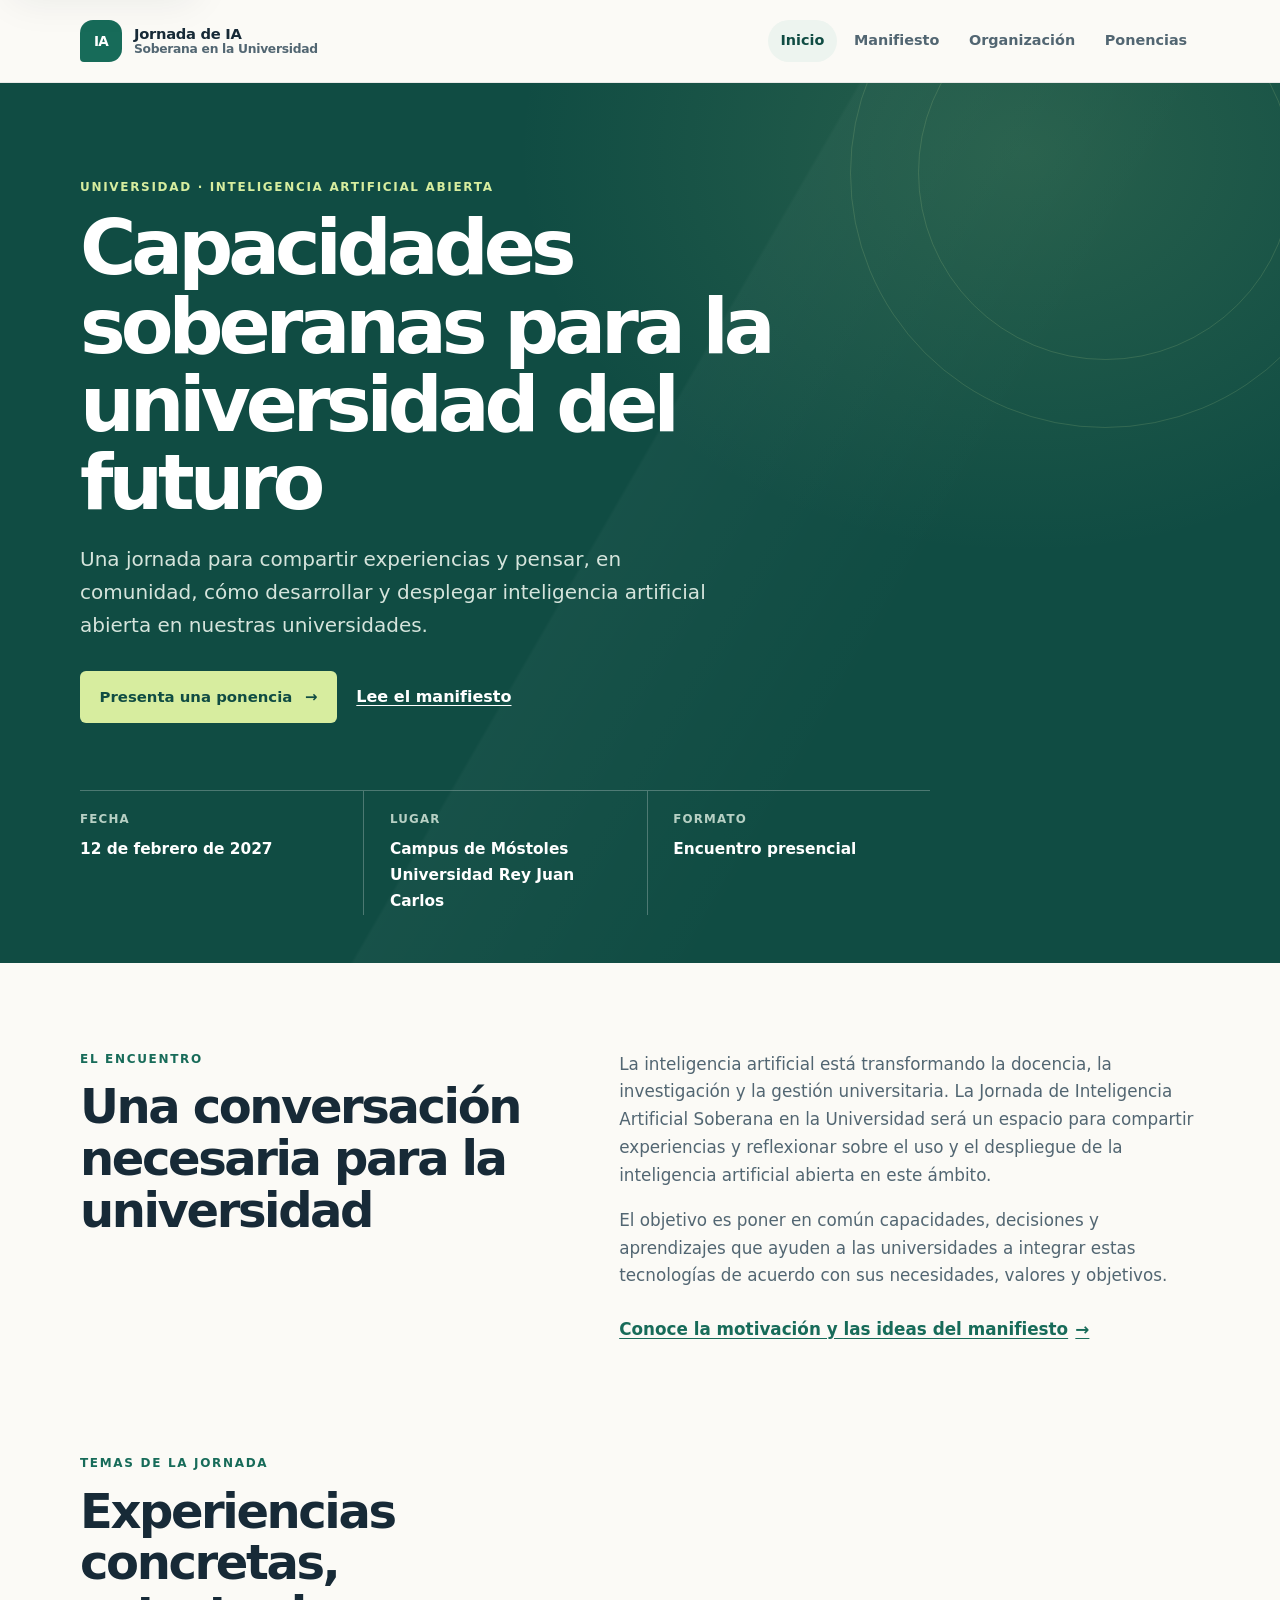
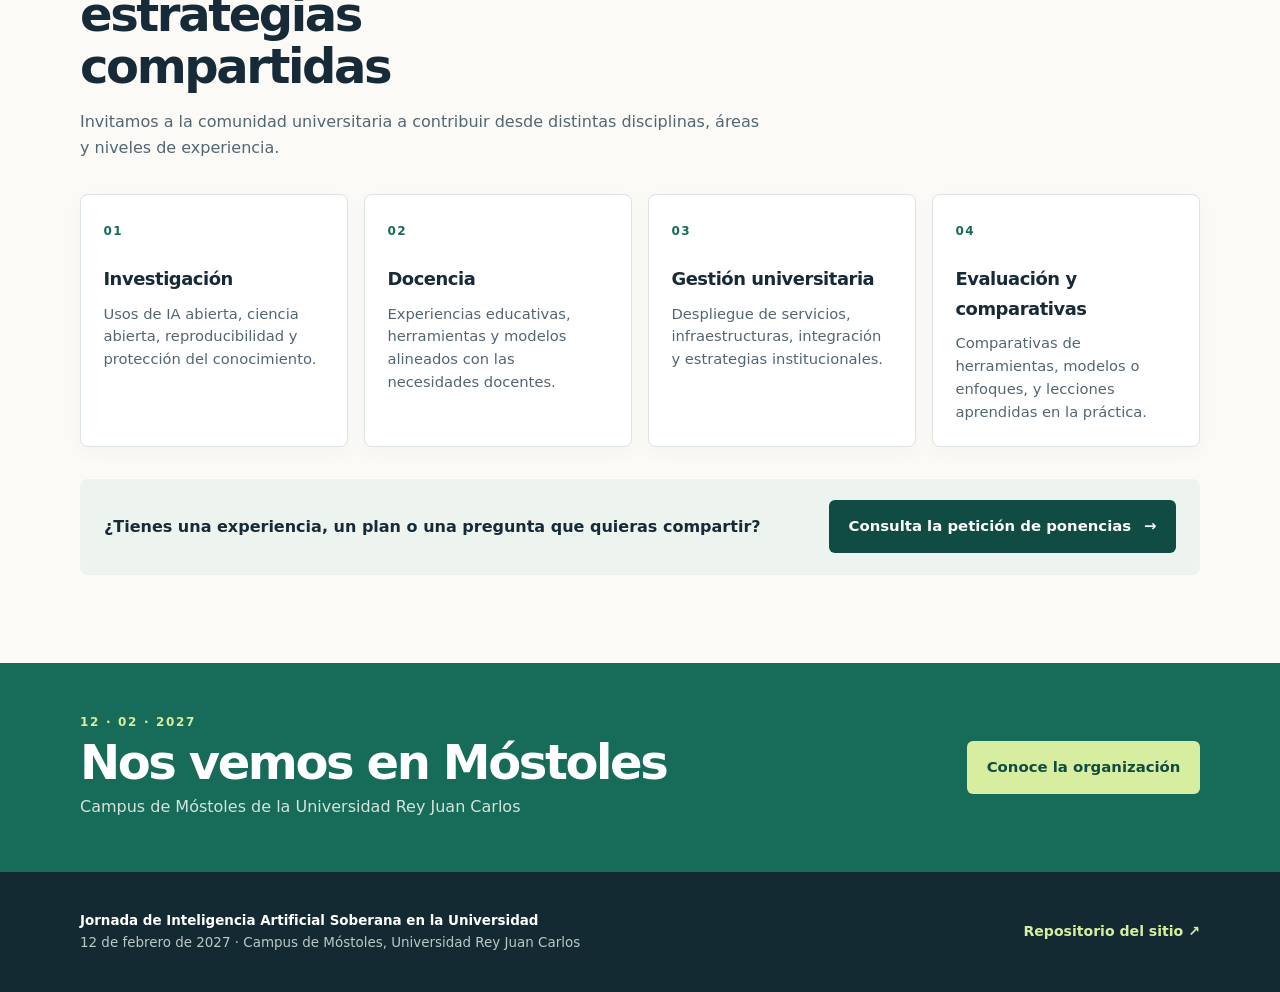
<file: public/index.html>
<!doctype html>
<html lang="es">
<head>
  <meta charset="utf-8">
  <meta name="viewport" content="width=device-width, initial-scale=1">
  <meta name="description" content="Jornada de Inteligencia Artificial Soberana en la Universidad. 12 de febrero de 2027, Campus de Móstoles de la Universidad Rey Juan Carlos.">
  <title>Jornada de IA Soberana en la Universidad</title>
  <link rel="stylesheet" href="css/styles.css">
</head>
<body>
  <a class="skip-link" href="#contenido">Saltar al contenido</a>
  <header class="site-header">
    <div class="header-inner">
      <a class="brand" href="index.html" aria-label="Jornada de IA Soberana, inicio">
        <span class="brand-mark" aria-hidden="true">IA</span>
        <span class="brand-name">Jornada de IA <span>Soberana en la Universidad</span></span>
      </a>
      <nav class="site-nav" aria-label="Navegación principal">
        <a href="index.html" aria-current="page">Inicio</a>
        <a href="manifiesto.html">Manifiesto</a>
        <a href="organizacion.html">Organización</a>
        <a href="contribuciones.html">Ponencias</a>
      </nav>
    </div>
  </header>

  <main id="contenido">
    <section class="hero">
      <div class="hero-inner">
        <p class="eyebrow">Universidad · Inteligencia artificial abierta</p>
        <h1>Capacidades soberanas para la universidad del futuro</h1>
        <p class="hero-lead">Una jornada para compartir experiencias y pensar, en comunidad, cómo desarrollar y desplegar inteligencia artificial abierta en nuestras universidades.</p>
        <div class="hero-actions">
          <a class="button button-light" href="contribuciones.html">Presenta una ponencia <span aria-hidden="true">→</span></a>
          <a class="text-link text-link-light" href="manifiesto.html">Lee el manifiesto</a>
        </div>
        <div class="event-facts" aria-label="Datos de la Jornada">
          <div class="event-fact"><span class="fact-label">Fecha</span><strong>12 de febrero de 2027</strong></div>
          <div class="event-fact"><span class="fact-label">Lugar</span><strong>Campus de Móstoles<br>Universidad Rey Juan Carlos</strong></div>
          <div class="event-fact"><span class="fact-label">Formato</span><strong>Encuentro presencial</strong></div>
        </div>
      </div>
      <div class="hero-orbit orbit-one" aria-hidden="true"></div>
      <div class="hero-orbit orbit-two" aria-hidden="true"></div>
    </section>

    <section class="section section-intro">
      <div class="section-heading">
        <p class="eyebrow eyebrow-dark">El encuentro</p>
        <h2>Una conversación necesaria para la universidad</h2>
      </div>
      <div class="intro-copy">
        <p>La inteligencia artificial está transformando la docencia, la investigación y la gestión universitaria. La Jornada de Inteligencia Artificial Soberana en la Universidad será un espacio para compartir experiencias y reflexionar sobre el uso y el despliegue de la inteligencia artificial abierta en este ámbito.</p>
        <p>El objetivo es poner en común capacidades, decisiones y aprendizajes que ayuden a las universidades a integrar estas tecnologías de acuerdo con sus necesidades, valores y objetivos.</p>
        <a class="text-link" href="manifiesto.html">Conoce la motivación y las ideas del manifiesto <span aria-hidden="true">→</span></a>
      </div>
    </section>

    <section class="section section-topics">
      <div class="section-heading section-heading-wide">
        <p class="eyebrow eyebrow-dark">Temas de la Jornada</p>
        <h2>Experiencias concretas, estrategias compartidas</h2>
        <p>Invitamos a la comunidad universitaria a contribuir desde distintas disciplinas, áreas y niveles de experiencia.</p>
      </div>
      <div class="topic-grid">
        <article class="topic-card">
          <span class="topic-number" aria-hidden="true">01</span>
          <h3>Investigación</h3>
          <p>Usos de IA abierta, ciencia abierta, reproducibilidad y protección del conocimiento.</p>
        </article>
        <article class="topic-card">
          <span class="topic-number" aria-hidden="true">02</span>
          <h3>Docencia</h3>
          <p>Experiencias educativas, herramientas y modelos alineados con las necesidades docentes.</p>
        </article>
        <article class="topic-card">
          <span class="topic-number" aria-hidden="true">03</span>
          <h3>Gestión universitaria</h3>
          <p>Despliegue de servicios, infraestructuras, integración y estrategias institucionales.</p>
        </article>
        <article class="topic-card">
          <span class="topic-number" aria-hidden="true">04</span>
          <h3>Evaluación y comparativas</h3>
          <p>Comparativas de herramientas, modelos o enfoques, y lecciones aprendidas en la práctica.</p>
        </article>
      </div>
      <div class="section-cta">
        <p>¿Tienes una experiencia, un plan o una pregunta que quieras compartir?</p>
        <a class="button button-dark" href="contribuciones.html">Consulta la petición de ponencias <span aria-hidden="true">→</span></a>
      </div>
    </section>

    <section class="closing-banner">
      <div>
        <p class="eyebrow">12 · 02 · 2027</p>
        <h2>Nos vemos en Móstoles</h2>
        <p>Campus de Móstoles de la Universidad Rey Juan Carlos</p>
      </div>
      <a class="button button-light" href="organizacion.html">Conoce la organización</a>
    </section>
  </main>

  <footer class="site-footer">
    <div class="footer-inner">
      <p><strong>Jornada de Inteligencia Artificial Soberana en la Universidad</strong><br>12 de febrero de 2027 · Campus de Móstoles, Universidad Rey Juan Carlos</p>
      <a href="https://github.com/jgbarah/jornadaiasu.github.io">Repositorio del sitio <span aria-hidden="true">↗</span></a>
    </div>
  </footer>
</body>
</html>
</file>
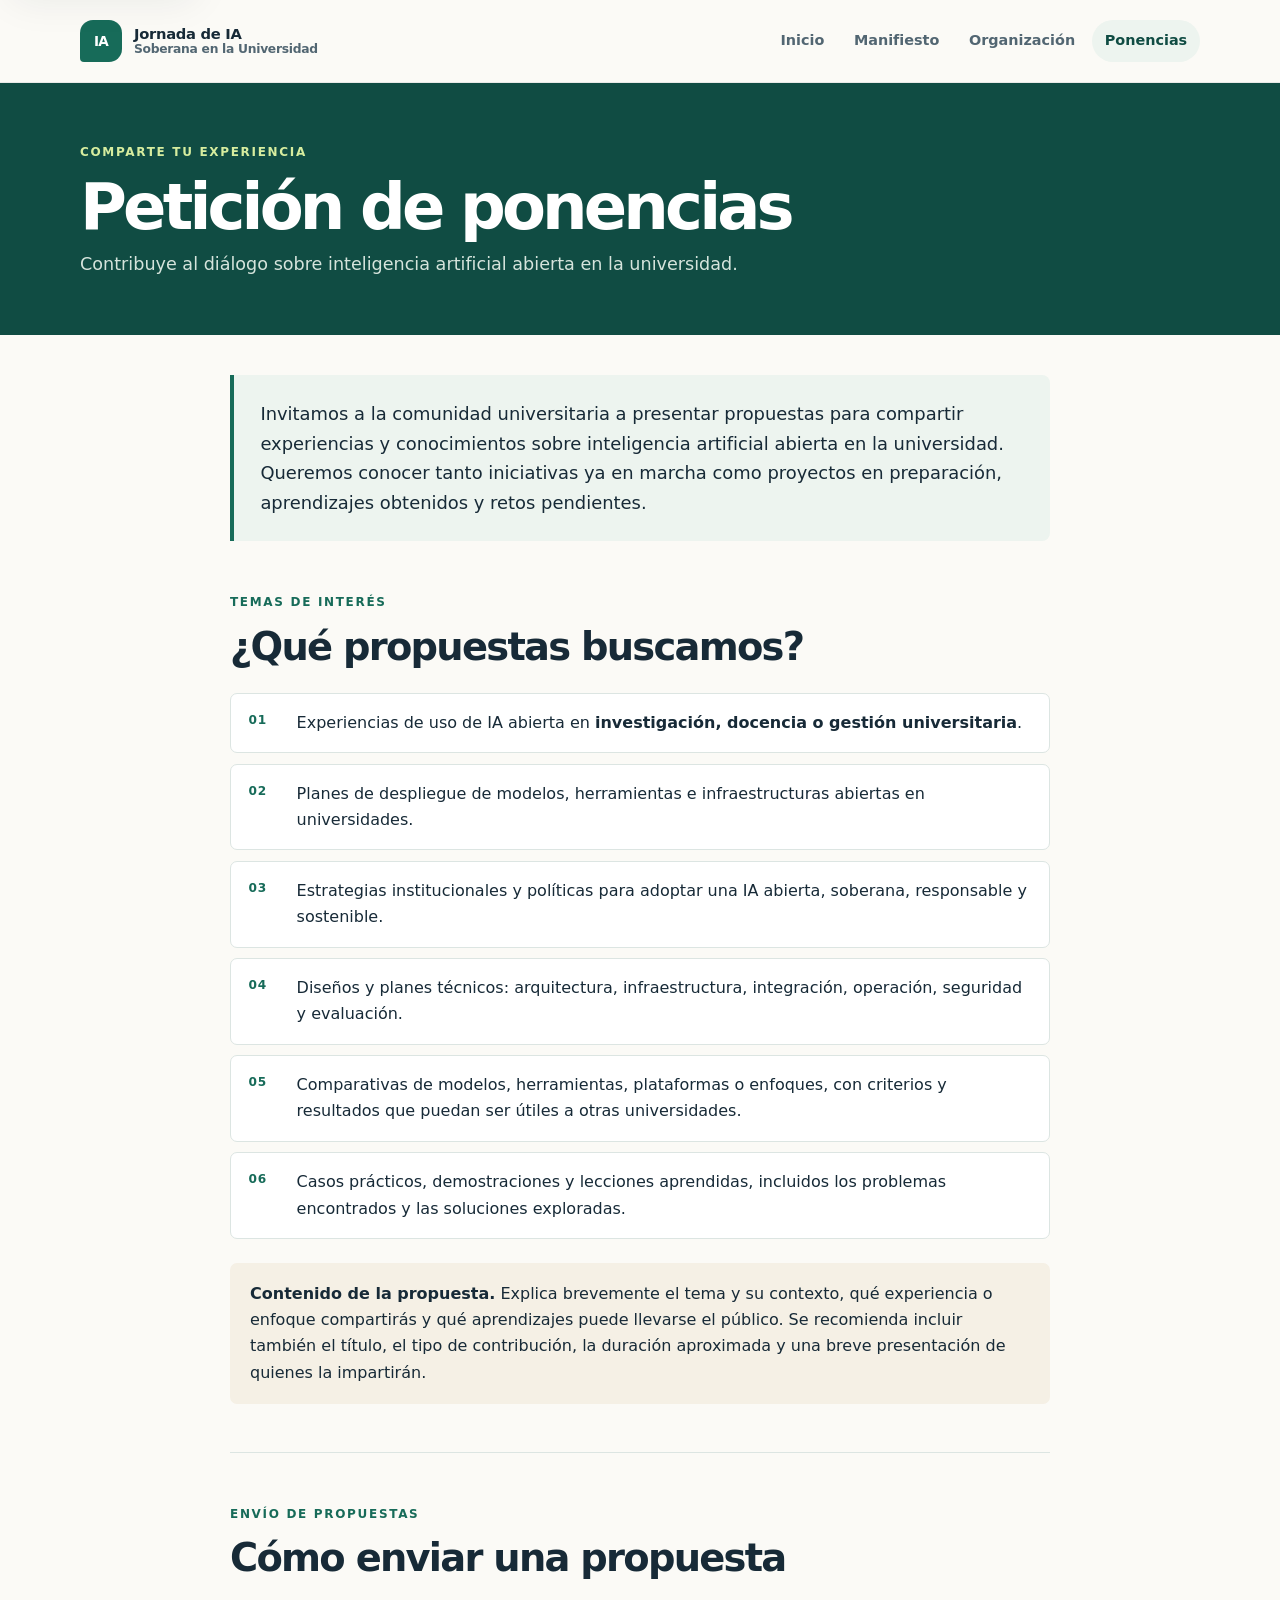
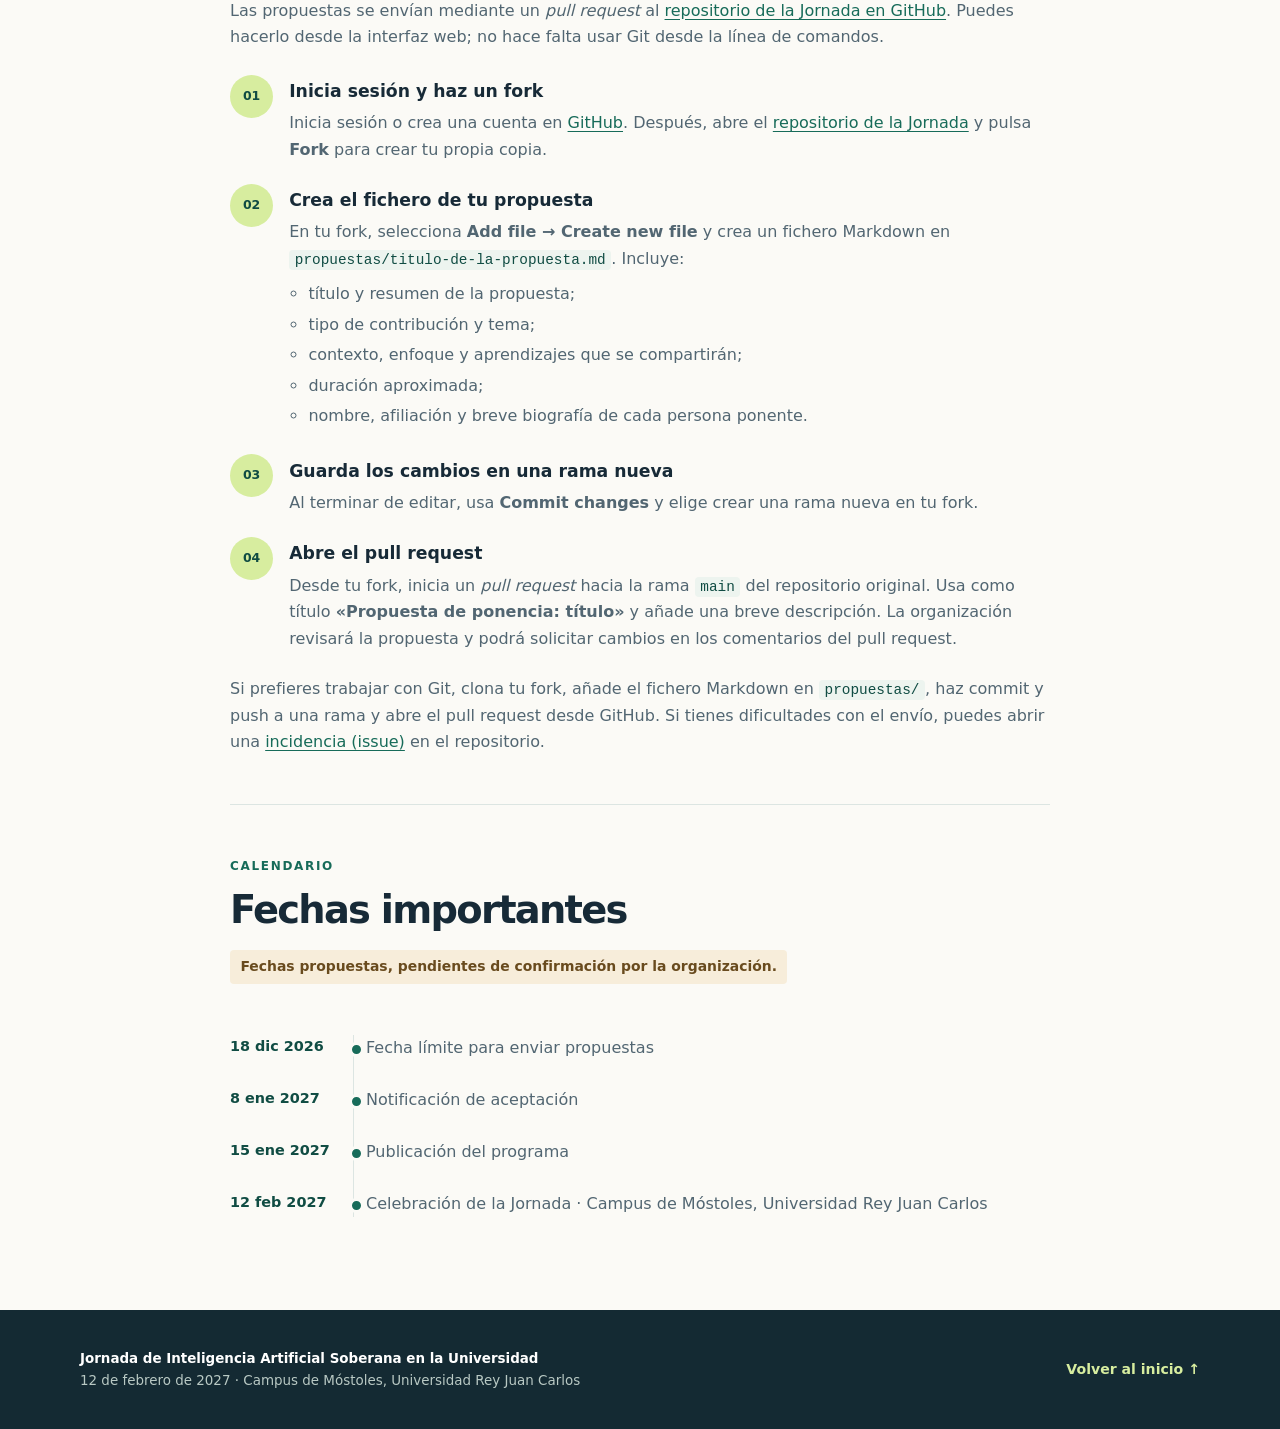
<file: public/contribuciones.html>
<!doctype html>
<html lang="es">
<head>
  <meta charset="utf-8">
  <meta name="viewport" content="width=device-width, initial-scale=1">
  <meta name="description" content="Petición de ponencias y cómo presentar propuestas para la Jornada de IA Soberana en la Universidad.">
  <title>Petición de ponencias — Jornada de IA Soberana</title>
  <link rel="stylesheet" href="css/styles.css">
</head>
<body>
  <a class="skip-link" href="#contenido">Saltar al contenido</a>
  <header class="site-header">
    <div class="header-inner">
      <a class="brand" href="index.html" aria-label="Jornada de IA Soberana, inicio">
        <span class="brand-mark" aria-hidden="true">IA</span>
        <span class="brand-name">Jornada de IA <span>Soberana en la Universidad</span></span>
      </a>
      <nav class="site-nav" aria-label="Navegación principal">
        <a href="index.html">Inicio</a>
        <a href="manifiesto.html">Manifiesto</a>
        <a href="organizacion.html">Organización</a>
        <a href="contribuciones.html" aria-current="page">Ponencias</a>
      </nav>
    </div>
  </header>

  <main id="contenido">
    <section class="page-hero">
      <div class="page-hero-inner">
        <p class="eyebrow">Comparte tu experiencia</p>
        <h1>Petición de ponencias</h1>
        <p>Contribuye al diálogo sobre inteligencia artificial abierta en la universidad.</p>
      </div>
    </section>
    <div class="content-width contributions-content">
      <section class="call-intro">
        <p class="lead">Invitamos a la comunidad universitaria a presentar propuestas para compartir experiencias y conocimientos sobre inteligencia artificial abierta en la universidad. Queremos conocer tanto iniciativas ya en marcha como proyectos en preparación, aprendizajes obtenidos y retos pendientes.</p>
      </section>

      <section class="content-section">
        <p class="eyebrow eyebrow-dark">Temas de interés</p>
        <h2>¿Qué propuestas buscamos?</h2>
        <ul class="interest-list">
          <li><span class="list-icon" aria-hidden="true">01</span><span>Experiencias de uso de IA abierta en <strong>investigación, docencia o gestión universitaria</strong>.</span></li>
          <li><span class="list-icon" aria-hidden="true">02</span><span>Planes de despliegue de modelos, herramientas e infraestructuras abiertas en universidades.</span></li>
          <li><span class="list-icon" aria-hidden="true">03</span><span>Estrategias institucionales y políticas para adoptar una IA abierta, soberana, responsable y sostenible.</span></li>
          <li><span class="list-icon" aria-hidden="true">04</span><span>Diseños y planes técnicos: arquitectura, infraestructura, integración, operación, seguridad y evaluación.</span></li>
          <li><span class="list-icon" aria-hidden="true">05</span><span>Comparativas de modelos, herramientas, plataformas o enfoques, con criterios y resultados que puedan ser útiles a otras universidades.</span></li>
          <li><span class="list-icon" aria-hidden="true">06</span><span>Casos prácticos, demostraciones y lecciones aprendidas, incluidos los problemas encontrados y las soluciones exploradas.</span></li>
        </ul>
        <div class="note-box"><strong>Contenido de la propuesta.</strong> Explica brevemente el tema y su contexto, qué experiencia o enfoque compartirás y qué aprendizajes puede llevarse el público. Se recomienda incluir también el título, el tipo de contribución, la duración aproximada y una breve presentación de quienes la impartirán.</div>
      </section>

      <section class="content-section submission-section">
        <p class="eyebrow eyebrow-dark">Envío de propuestas</p>
        <h2>Cómo enviar una propuesta</h2>
        <p>Las propuestas se envían mediante un <em>pull request</em> al <a href="https://github.com/jgbarah/jornadaiasu.github.io">repositorio de la Jornada en GitHub</a>. Puedes hacerlo desde la interfaz web; no hace falta usar Git desde la línea de comandos.</p>
        <ol class="steps-list">
          <li><div><h3>Inicia sesión y haz un fork</h3><p>Inicia sesión o crea una cuenta en <a href="https://github.com/">GitHub</a>. Después, abre el <a href="https://github.com/jgbarah/jornadaiasu.github.io">repositorio de la Jornada</a> y pulsa <strong>Fork</strong> para crear tu propia copia.</p></div></li>
          <li><div><h3>Crea el fichero de tu propuesta</h3><p>En tu fork, selecciona <strong>Add file → Create new file</strong> y crea un fichero Markdown en <code>propuestas/titulo-de-la-propuesta.md</code>. Incluye:</p>
            <ul>
              <li>título y resumen de la propuesta;</li>
              <li>tipo de contribución y tema;</li>
              <li>contexto, enfoque y aprendizajes que se compartirán;</li>
              <li>duración aproximada;</li>
              <li>nombre, afiliación y breve biografía de cada persona ponente.</li>
            </ul>
          </div></li>
          <li><div><h3>Guarda los cambios en una rama nueva</h3><p>Al terminar de editar, usa <strong>Commit changes</strong> y elige crear una rama nueva en tu fork.</p></div></li>
          <li><div><h3>Abre el pull request</h3><p>Desde tu fork, inicia un <em>pull request</em> hacia la rama <code>main</code> del repositorio original. Usa como título <strong>«Propuesta de ponencia: título»</strong> y añade una breve descripción. La organización revisará la propuesta y podrá solicitar cambios en los comentarios del pull request.</p></div></li>
        </ol>
        <p>Si prefieres trabajar con Git, clona tu fork, añade el fichero Markdown en <code>propuestas/</code>, haz commit y push a una rama y abre el pull request desde GitHub. Si tienes dificultades con el envío, puedes abrir una <a href="https://github.com/jgbarah/jornadaiasu.github.io/issues">incidencia (issue)</a> en el repositorio.</p>
      </section>

      <section class="content-section dates-section">
        <p class="eyebrow eyebrow-dark">Calendario</p>
        <h2>Fechas importantes</h2>
        <p class="status-note">Fechas propuestas, pendientes de confirmación por la organización.</p>
        <ol class="timeline">
          <li><time datetime="2026-12-18">18 dic 2026</time><span>Fecha límite para enviar propuestas</span></li>
          <li><time datetime="2027-01-08">8 ene 2027</time><span>Notificación de aceptación</span></li>
          <li><time datetime="2027-01-15">15 ene 2027</time><span>Publicación del programa</span></li>
          <li><time datetime="2027-02-12">12 feb 2027</time><span>Celebración de la Jornada · Campus de Móstoles, Universidad Rey Juan Carlos</span></li>
        </ol>
      </section>
    </div>
  </main>

  <footer class="site-footer">
    <div class="footer-inner">
      <p><strong>Jornada de Inteligencia Artificial Soberana en la Universidad</strong><br>12 de febrero de 2027 · Campus de Móstoles, Universidad Rey Juan Carlos</p>
      <a href="index.html">Volver al inicio <span aria-hidden="true">↑</span></a>
    </div>
  </footer>
</body>
</html>
</file>
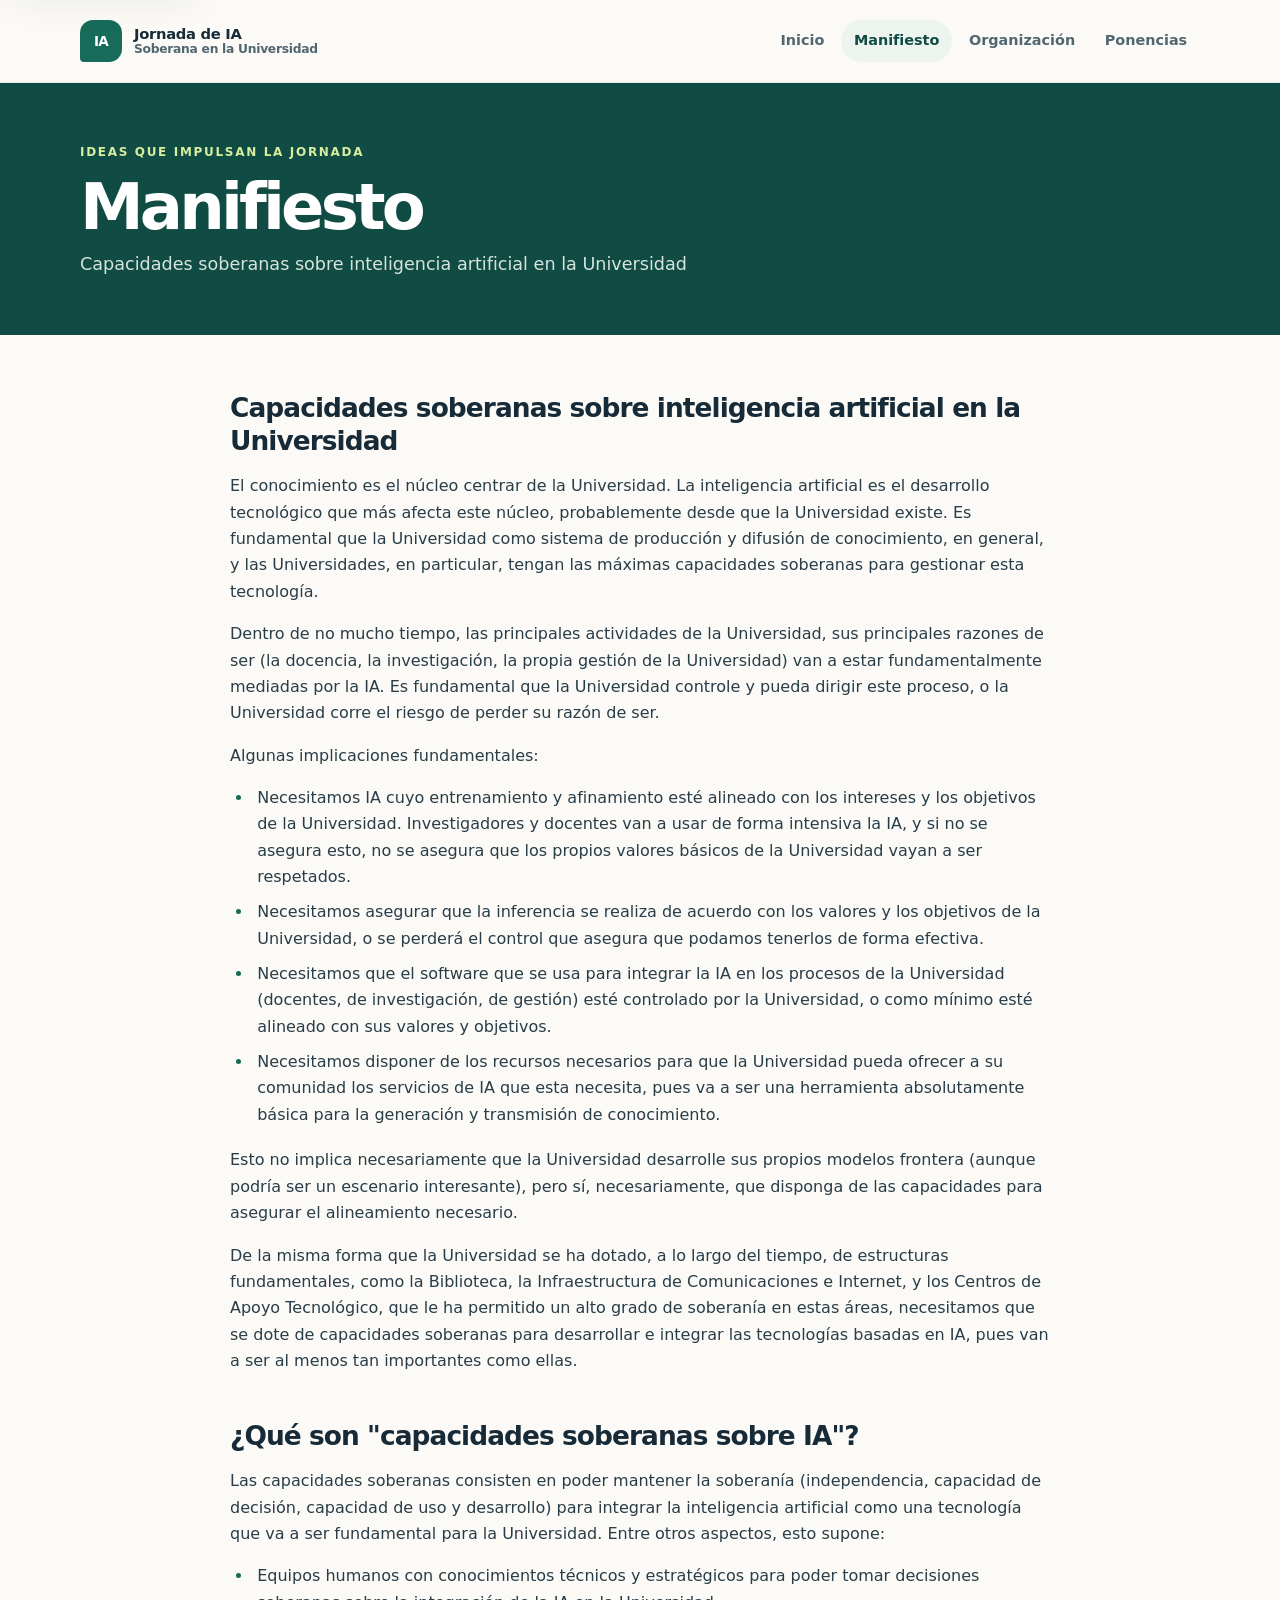
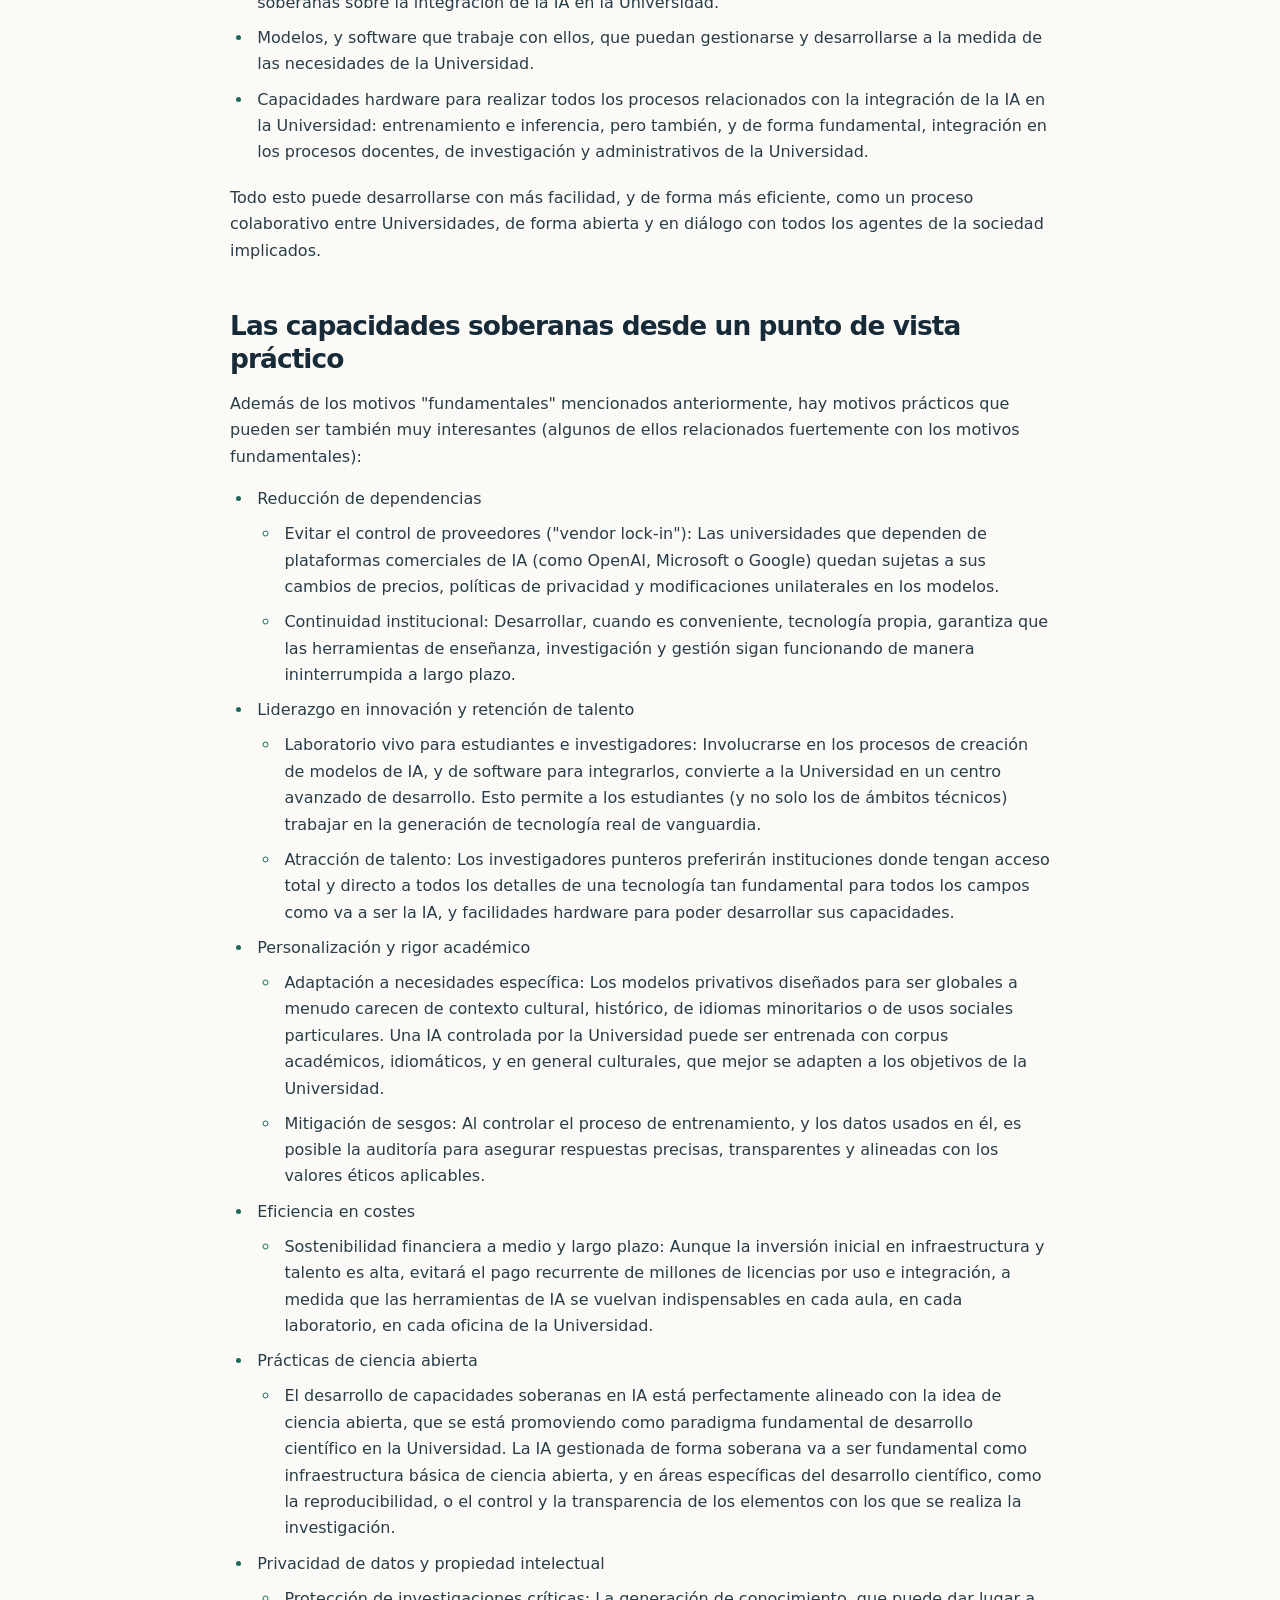
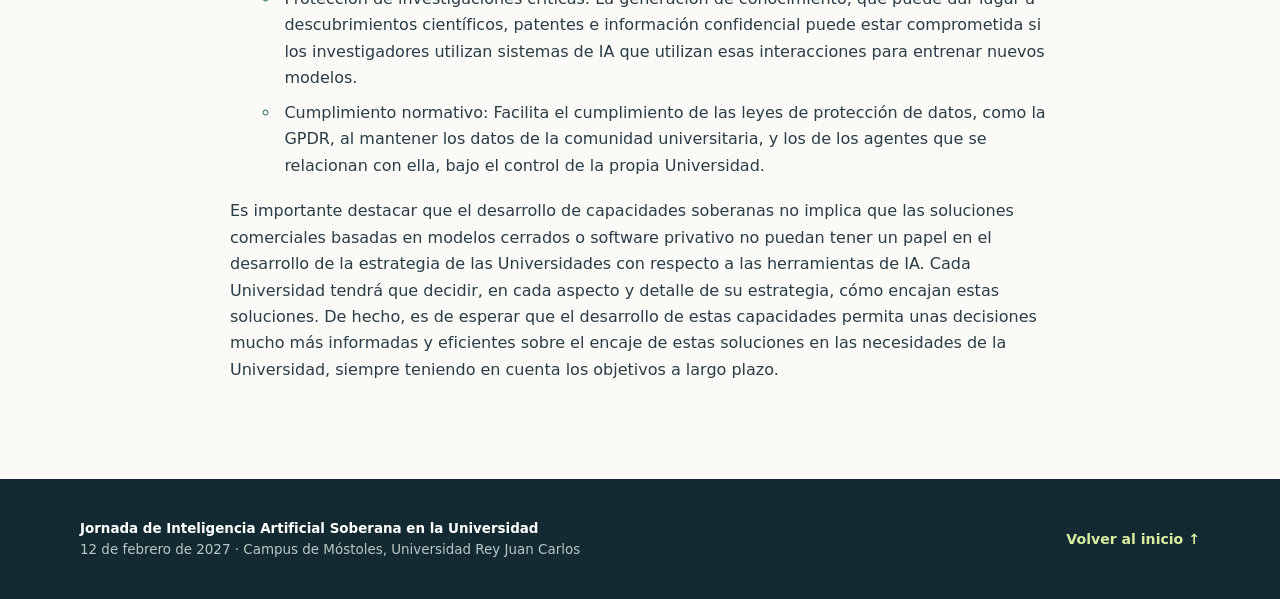
<file: public/manifiesto.html>
<!doctype html>
<html lang="es">
<head>
  <meta charset="utf-8">
  <meta name="viewport" content="width=device-width, initial-scale=1">
  <meta name="description" content="Manifiesto sobre capacidades soberanas de inteligencia artificial en la Universidad.">
  <title>Manifiesto — Jornada de IA Soberana</title>
  <link rel="stylesheet" href="css/styles.css">
</head>
<body>
  <a class="skip-link" href="#contenido">Saltar al contenido</a>
  <header class="site-header">
    <div class="header-inner">
      <a class="brand" href="index.html" aria-label="Jornada de IA Soberana, inicio">
        <span class="brand-mark" aria-hidden="true">IA</span>
        <span class="brand-name">Jornada de IA <span>Soberana en la Universidad</span></span>
      </a>
      <nav class="site-nav" aria-label="Navegación principal">
        <a href="index.html">Inicio</a>
        <a href="manifiesto.html" aria-current="page">Manifiesto</a>
        <a href="organizacion.html">Organización</a>
        <a href="contribuciones.html">Ponencias</a>
      </nav>
    </div>
  </header>

  <main id="contenido">
    <section class="page-hero">
      <div class="page-hero-inner">
        <p class="eyebrow">Ideas que impulsan la Jornada</p>
        <h1>Manifiesto</h1>
        <p>Capacidades soberanas sobre inteligencia artificial en la Universidad</p>
      </div>
    </section>
    <article class="document content-width">
      <h2>Capacidades soberanas sobre inteligencia artificial en la Universidad</h2>
      <p>El conocimiento es el núcleo centrar de la Universidad. La inteligencia artificial es el desarrollo tecnológico que más afecta este núcleo, probablemente desde que la Universidad existe. Es fundamental que la Universidad como sistema de producción y difusión de conocimiento, en general, y las Universidades, en particular, tengan las máximas capacidades soberanas para gestionar esta tecnología.</p>
      <p>Dentro de no mucho tiempo, las principales actividades de la Universidad, sus principales razones de ser (la docencia, la investigación, la propia gestión de la Universidad) van a estar fundamentalmente mediadas por la IA. Es fundamental que la Universidad controle y pueda dirigir este proceso, o la Universidad corre el riesgo de perder su razón de ser.</p>
      <p>Algunas implicaciones fundamentales:</p>
      <ul>
        <li>Necesitamos IA cuyo entrenamiento y afinamiento esté alineado con los intereses y los objetivos de la Universidad. Investigadores y docentes van a usar de forma intensiva la IA, y si no se asegura esto, no se asegura que los propios valores básicos de la Universidad vayan a ser respetados.</li>
        <li>Necesitamos asegurar que la inferencia se realiza de acuerdo con los valores y los objetivos de la Universidad, o se perderá el control que asegura que podamos tenerlos de forma efectiva.</li>
        <li>Necesitamos que el software que se usa para integrar la IA en los procesos de la Universidad (docentes, de investigación, de gestión) esté controlado por la Universidad, o como mínimo esté alineado con sus valores y objetivos.</li>
        <li>Necesitamos disponer de los recursos necesarios para que la Universidad pueda ofrecer a su comunidad los servicios de IA que esta necesita, pues va a ser una herramienta absolutamente básica para la generación y transmisión de conocimiento.</li>
      </ul>
      <p>Esto no implica necesariamente que la Universidad desarrolle sus propios modelos frontera (aunque podría ser un escenario interesante), pero sí, necesariamente, que disponga de las capacidades para asegurar el alineamiento necesario.</p>
      <p>De la misma forma que la Universidad se ha dotado, a lo largo del tiempo, de estructuras fundamentales, como la Biblioteca, la Infraestructura de Comunicaciones e Internet, y los Centros de Apoyo Tecnológico, que le ha permitido un alto grado de soberanía en estas áreas, necesitamos que se dote de capacidades soberanas para desarrollar e integrar las tecnologías basadas en IA, pues van a ser al menos tan importantes como ellas.</p>

      <h2>¿Qué son "capacidades soberanas sobre IA"?</h2>
      <p>Las capacidades soberanas consisten en poder mantener la soberanía (independencia, capacidad de decisión, capacidad de uso y desarrollo) para integrar la inteligencia artificial como una tecnología que va a ser fundamental para la Universidad. Entre otros aspectos, esto supone:</p>
      <ul>
        <li>Equipos humanos con conocimientos técnicos y estratégicos para poder tomar decisiones soberanas sobre la integración de la IA en la Universidad.</li>
        <li>Modelos, y software que trabaje con ellos, que puedan gestionarse y desarrollarse a la medida de las necesidades de la Universidad.</li>
        <li>Capacidades hardware para realizar todos los procesos relacionados con la integración de la IA en la Universidad: entrenamiento e inferencia, pero también, y de forma fundamental, integración en los procesos docentes, de investigación y administrativos de la Universidad.</li>
      </ul>
      <p>Todo esto puede desarrollarse con más facilidad, y de forma más eficiente, como un proceso colaborativo entre Universidades, de forma abierta y en diálogo con todos los agentes de la sociedad implicados.</p>

      <h2>Las capacidades soberanas desde un punto de vista práctico</h2>
      <p>Además de los motivos "fundamentales" mencionados anteriormente, hay motivos prácticos que pueden ser también muy interesantes (algunos de ellos relacionados fuertemente con los motivos fundamentales):</p>
      <ul>
        <li>Reducción de dependencias
          <ul>
            <li>Evitar el control de proveedores ("vendor lock-in"): Las universidades que dependen de plataformas comerciales de IA (como OpenAI, Microsoft o Google) quedan sujetas a sus cambios de precios, políticas de privacidad y modificaciones unilaterales en los modelos.</li>
            <li>Continuidad institucional: Desarrollar, cuando es conveniente, tecnología propia, garantiza que las herramientas de enseñanza, investigación y gestión sigan funcionando de manera ininterrumpida a largo plazo.</li>
          </ul>
        </li>
        <li>Liderazgo en innovación y retención de talento
          <ul>
            <li>Laboratorio vivo para estudiantes e investigadores: Involucrarse en los procesos de creación de modelos de IA, y de software para integrarlos, convierte a la Universidad en un centro avanzado de desarrollo. Esto permite a los estudiantes (y no solo los de ámbitos técnicos) trabajar en la generación de tecnología real de vanguardia.</li>
            <li>Atracción de talento: Los investigadores punteros preferirán instituciones donde tengan acceso total y directo a todos los detalles de una tecnología tan fundamental para todos los campos como va a ser la IA, y facilidades hardware para poder desarrollar sus capacidades.</li>
          </ul>
        </li>
        <li>Personalización y rigor académico
          <ul>
            <li>Adaptación a necesidades específica: Los modelos privativos diseñados para ser globales a menudo carecen de contexto cultural, histórico, de idiomas minoritarios o de usos sociales particulares. Una IA controlada por la Universidad puede ser entrenada con corpus académicos, idiomáticos, y en general culturales, que mejor se adapten a los objetivos de la Universidad.</li>
            <li>Mitigación de sesgos: Al controlar el proceso de entrenamiento, y los datos usados en él, es posible la auditoría para asegurar respuestas precisas, transparentes y alineadas con los valores éticos aplicables.</li>
          </ul>
        </li>
        <li>Eficiencia en costes
          <ul>
            <li>Sostenibilidad financiera a medio y largo plazo: Aunque la inversión inicial en infraestructura y talento es alta, evitará el pago recurrente de millones de licencias por uso e integración, a medida que las herramientas de IA se vuelvan indispensables en cada aula, en cada laboratorio, en cada oficina de la Universidad.</li>
          </ul>
        </li>
        <li>Prácticas de ciencia abierta
          <ul>
            <li>El desarrollo de capacidades soberanas en IA está perfectamente alineado con la idea de ciencia abierta, que se está promoviendo como paradigma fundamental de desarrollo científico en la Universidad. La IA gestionada de forma soberana va a ser fundamental como infraestructura básica de ciencia abierta, y en áreas específicas del desarrollo científico, como la reproducibilidad, o el control y la transparencia de los elementos con los que se realiza la investigación.</li>
          </ul>
        </li>
        <li>Privacidad de datos y propiedad intelectual
          <ul>
            <li>Protección de investigaciones críticas: La generación de conocimiento, que puede dar lugar a descubrimientos científicos, patentes e información confidencial puede estar comprometida si los investigadores utilizan sistemas de IA que utilizan esas interacciones para entrenar nuevos modelos.</li>
            <li>Cumplimiento normativo: Facilita el cumplimiento de las leyes de protección de datos, como la GPDR, al mantener los datos de la comunidad universitaria, y los de los agentes que se relacionan con ella, bajo el control de la propia Universidad.</li>
          </ul>
        </li>
      </ul>
      <p>Es importante destacar que el desarrollo de capacidades soberanas no implica que las soluciones comerciales basadas en modelos cerrados o software privativo no puedan tener un papel en el desarrollo de la estrategia de las Universidades con respecto a las herramientas de IA. Cada Universidad tendrá que decidir, en cada aspecto y detalle de su estrategia, cómo encajan estas soluciones. De hecho, es de esperar que el desarrollo de estas capacidades permita unas decisiones mucho más informadas y eficientes sobre el encaje de estas soluciones en las necesidades de la Universidad, siempre teniendo en cuenta los objetivos a largo plazo.</p>
    </article>
  </main>

  <footer class="site-footer">
    <div class="footer-inner">
      <p><strong>Jornada de Inteligencia Artificial Soberana en la Universidad</strong><br>12 de febrero de 2027 · Campus de Móstoles, Universidad Rey Juan Carlos</p>
      <a href="index.html">Volver al inicio <span aria-hidden="true">↑</span></a>
    </div>
  </footer>
</body>
</html>
</file>
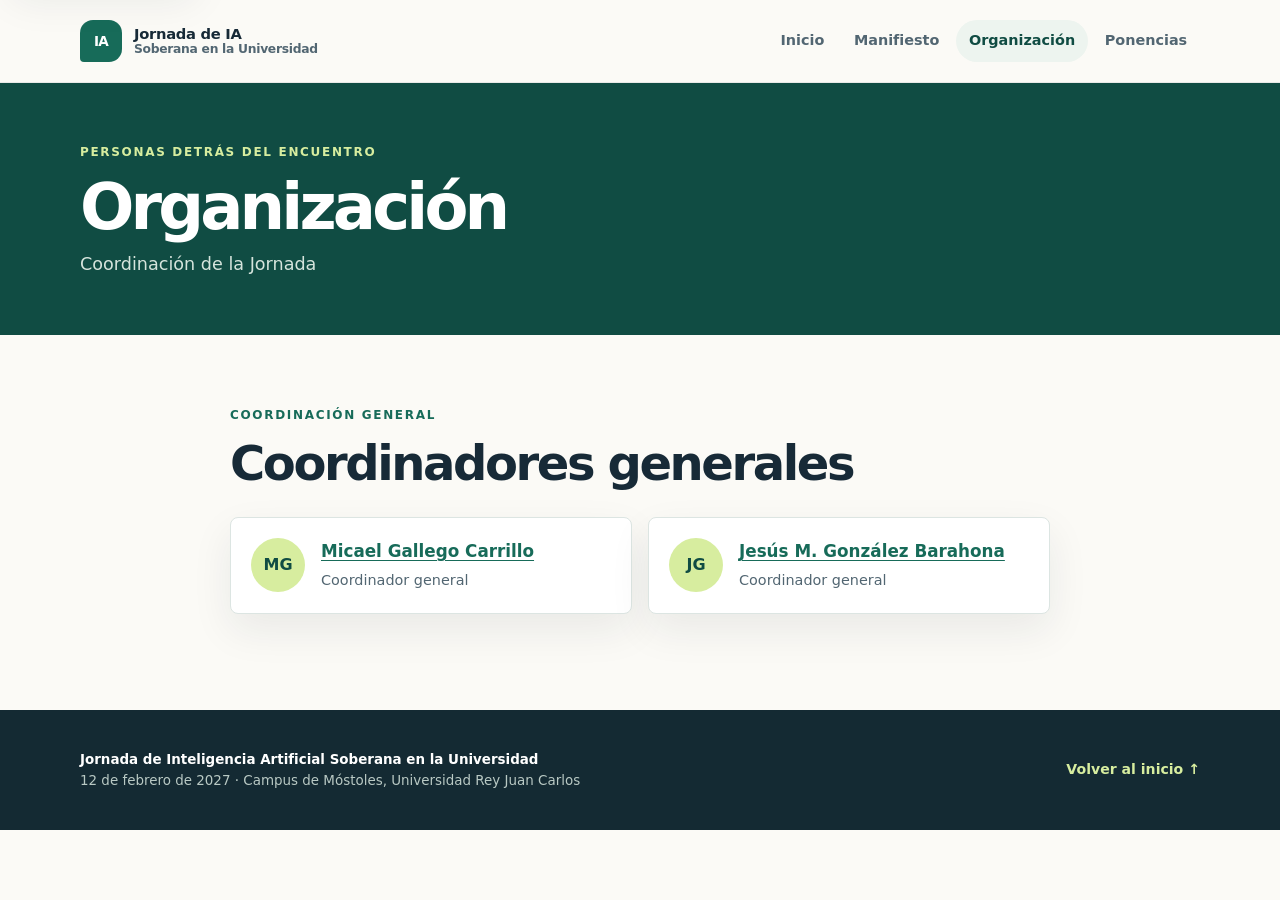
<file: public/organizacion.html>
<!doctype html>
<html lang="es">
<head>
  <meta charset="utf-8">
  <meta name="viewport" content="width=device-width, initial-scale=1">
  <meta name="description" content="Personas que coordinan la Jornada de Inteligencia Artificial Soberana en la Universidad.">
  <title>Organización — Jornada de IA Soberana</title>
  <link rel="stylesheet" href="css/styles.css">
</head>
<body>
  <a class="skip-link" href="#contenido">Saltar al contenido</a>
  <header class="site-header">
    <div class="header-inner">
      <a class="brand" href="index.html" aria-label="Jornada de IA Soberana, inicio">
        <span class="brand-mark" aria-hidden="true">IA</span>
        <span class="brand-name">Jornada de IA <span>Soberana en la Universidad</span></span>
      </a>
      <nav class="site-nav" aria-label="Navegación principal">
        <a href="index.html">Inicio</a>
        <a href="manifiesto.html">Manifiesto</a>
        <a href="organizacion.html" aria-current="page">Organización</a>
        <a href="contribuciones.html">Ponencias</a>
      </nav>
    </div>
  </header>

  <main id="contenido">
    <section class="page-hero">
      <div class="page-hero-inner">
        <p class="eyebrow">Personas detrás del encuentro</p>
        <h1>Organización</h1>
        <p>Coordinación de la Jornada</p>
      </div>
    </section>
    <section class="section content-width organization-section">
      <p class="eyebrow eyebrow-dark">Coordinación general</p>
      <h2>Coordinadores generales</h2>
      <div class="people-grid">
        <article class="person-card">
          <span class="person-initials" aria-hidden="true">MG</span>
          <div>
            <h3><a href="https://servicios.urjc.es/pdi/ver/micael.gallego">Micael Gallego Carrillo</a></h3>
            <p>Coordinador general</p>
          </div>
        </article>
        <article class="person-card">
          <span class="person-initials" aria-hidden="true">JG</span>
          <div>
            <h3><a href="https://servicios.urjc.es/pdi/ver/jesus.gonzalez.barahona">Jesús M. González Barahona</a></h3>
            <p>Coordinador general</p>
          </div>
        </article>
      </div>
    </section>
  </main>

  <footer class="site-footer">
    <div class="footer-inner">
      <p><strong>Jornada de Inteligencia Artificial Soberana en la Universidad</strong><br>12 de febrero de 2027 · Campus de Móstoles, Universidad Rey Juan Carlos</p>
      <a href="index.html">Volver al inicio <span aria-hidden="true">↑</span></a>
    </div>
  </footer>
</body>
</html>
</file>
<file: public/css/styles.css>
:root {
  color-scheme: light;
  --ink: #172a37;
  --muted: #526672;
  --paper: #fbfaf6;
  --white: #fff;
  --line: #dce5e2;
  --green: #176b59;
  --green-dark: #104c43;
  --lime: #d7ed9f;
  --pale: #edf4ef;
  --gold: #d99a43;
  --shadow: 0 16px 40px rgb(23 42 55 / 8%);
}

* { box-sizing: border-box; }
html { scroll-behavior: smooth; }
body {
  margin: 0;
  background: var(--paper);
  color: var(--ink);
  font-family: Inter, ui-sans-serif, system-ui, -apple-system, BlinkMacSystemFont, "Segoe UI", sans-serif;
  font-size: 1rem;
  line-height: 1.65;
  -webkit-font-smoothing: antialiased;
}
a { color: var(--green); text-underline-offset: .2em; }
a:hover { color: var(--green-dark); }
a:focus-visible { outline: 3px solid var(--gold); outline-offset: 4px; border-radius: 2px; }
::selection { color: var(--ink); background: var(--lime); }

.skip-link {
  position: absolute;
  z-index: 20;
  top: .75rem;
  left: .75rem;
  padding: .65rem 1rem;
  transform: translateY(-160%);
  background: var(--white);
  color: var(--ink);
  border-radius: .35rem;
  box-shadow: var(--shadow);
}
.skip-link:focus { transform: translateY(0); }
.site-header { position: relative; z-index: 2; background: var(--paper); border-bottom: 1px solid rgb(23 42 55 / 8%); }
.header-inner, .footer-inner {
  width: min(1120px, calc(100% - 3rem));
  margin-inline: auto;
  display: flex;
  align-items: center;
  justify-content: space-between;
  gap: 2rem;
}
.header-inner { min-height: 82px; }
.brand { display: inline-flex; align-items: center; gap: .75rem; color: var(--ink); text-decoration: none; line-height: 1.2; }
.brand-mark {
  display: grid;
  width: 42px;
  height: 42px;
  place-items: center;
  color: var(--white);
  background: var(--green);
  border-radius: 13px 13px 13px 4px;
  font-size: .85rem;
  font-weight: 800;
  letter-spacing: -.06em;
}
.brand-name { font-size: .92rem; font-weight: 800; letter-spacing: -.02em; }
.brand-name span { display: block; color: var(--muted); font-size: .77rem; font-weight: 600; }
.site-nav { display: flex; flex-wrap: wrap; align-items: center; justify-content: flex-end; gap: .25rem; }
.site-nav a { padding: .55rem .8rem; color: var(--muted); border-radius: 999px; font-size: .9rem; font-weight: 650; text-decoration: none; }
.site-nav a:hover, .site-nav a[aria-current="page"] { color: var(--green-dark); background: var(--pale); }

.hero { position: relative; overflow: hidden; color: var(--white); background: var(--green-dark); }
.hero::before { position: absolute; inset: 0; background: radial-gradient(ellipse at 80% 8%, rgb(148 190 118 / 18%), transparent 35%), linear-gradient(120deg, transparent 48%, rgb(255 255 255 / 3%) 48.2%, transparent 68%); content: ""; }
.hero-inner { position: relative; z-index: 1; width: min(1120px, calc(100% - 3rem)); margin: 0 auto; padding: 6rem 0 3rem; }
.eyebrow { margin: 0 0 .85rem; color: var(--lime); font-size: .75rem; font-weight: 800; letter-spacing: .14em; line-height: 1.4; text-transform: uppercase; }
.eyebrow-dark { color: var(--green); }
h1, h2, h3, p { margin-top: 0; }
.hero h1 { max-width: 780px; margin-bottom: 1.25rem; font-size: clamp(2.6rem, 6vw, 5.2rem); font-weight: 760; letter-spacing: -.065em; line-height: 1.02; }
.hero-lead { max-width: 660px; margin-bottom: 1.8rem; color: #d5e4dc; font-size: clamp(1.05rem, 2vw, 1.25rem); }
.hero-actions { display: flex; flex-wrap: wrap; align-items: center; gap: 1.2rem; margin-bottom: 4.2rem; }
.button { display: inline-flex; align-items: center; justify-content: center; gap: .8rem; min-height: 48px; padding: .75rem 1.1rem; border: 2px solid transparent; border-radius: 6px; font-size: .93rem; font-weight: 750; text-decoration: none; transition: transform .18s ease, background-color .18s ease; }
.button:hover { transform: translateY(-2px); }
.button-light { color: var(--green-dark); background: var(--lime); }
.button-light:hover { color: var(--green-dark); background: #e4f4c3; }
.button-dark { color: var(--white); background: var(--green-dark); }
.button-dark:hover { color: var(--white); background: var(--green); }
.text-link { display: inline-flex; align-items: center; gap: .45rem; font-weight: 750; }
.text-link-light { color: var(--white); }
.text-link-light:hover { color: var(--lime); }
.event-facts { position: relative; z-index: 1; display: grid; grid-template-columns: repeat(3, minmax(0, 1fr)); max-width: 850px; border-top: 1px solid rgb(255 255 255 / 25%); }
.event-fact { padding: 1.2rem 1.6rem 0 0; }
.event-fact + .event-fact { padding-left: 1.6rem; border-left: 1px solid rgb(255 255 255 / 25%); }
.fact-label { display: block; margin-bottom: .35rem; color: #b7d0c4; font-size: .74rem; font-weight: 750; letter-spacing: .1em; text-transform: uppercase; }
.event-fact strong { font-size: .96rem; line-height: 1.5; }
.hero-orbit { position: absolute; border: 1px solid rgb(215 237 159 / 14%); border-radius: 50%; pointer-events: none; }
.orbit-one { top: -165px; right: -80px; width: 510px; height: 510px; }
.orbit-two { top: -98px; right: -13px; width: 375px; height: 375px; }

.section { width: min(1120px, calc(100% - 3rem)); margin-inline: auto; padding-block: 5.5rem; }
.section-intro { display: grid; grid-template-columns: .9fr 1.1fr; gap: 4rem; align-items: start; }
.section-heading h2, .section h2, .closing-banner h2 { margin-bottom: 1rem; font-size: clamp(2rem, 4vw, 3rem); letter-spacing: -.05em; line-height: 1.08; }
.section-heading h2 { max-width: 450px; }
.intro-copy { max-width: 650px; color: var(--muted); font-size: 1.05rem; }
.intro-copy p { margin-bottom: 1.1rem; }
.intro-copy .text-link { margin-top: .5rem; }
.section-topics { padding-top: 1.5rem; }
.section-heading-wide { max-width: 690px; margin-bottom: 2rem; }
.section-heading-wide p:last-child { color: var(--muted); }
.topic-grid { display: grid; grid-template-columns: repeat(4, minmax(0, 1fr)); gap: 1rem; }
.topic-card { min-height: 220px; padding: 1.4rem; background: var(--white); border: 1px solid var(--line); border-radius: 8px; box-shadow: 0 6px 20px rgb(23 42 55 / 3%); }
.topic-number { display: inline-block; margin-bottom: 1.4rem; color: var(--green); font-size: .75rem; font-weight: 800; letter-spacing: .12em; }
.topic-card h3 { margin-bottom: .55rem; font-size: 1.12rem; letter-spacing: -.025em; }
.topic-card p { margin-bottom: 0; color: var(--muted); font-size: .92rem; line-height: 1.55; }
.section-cta { display: flex; flex-wrap: wrap; align-items: center; justify-content: space-between; gap: 1rem; margin-top: 2rem; padding: 1.35rem 1.5rem; background: var(--pale); border-radius: 8px; }
.section-cta p { margin: 0; font-weight: 650; }
.closing-banner { display: flex; align-items: center; justify-content: space-between; gap: 2rem; padding: 3.2rem max(1.5rem, calc((100% - 1120px) / 2)); color: var(--white); background: var(--green); }
.closing-banner .eyebrow { margin-bottom: .4rem; }
.closing-banner h2 { margin-bottom: .35rem; }
.closing-banner p:last-child { margin-bottom: 0; color: #d5e4dc; }
.closing-banner .button { flex-shrink: 0; }

.page-hero { color: var(--white); background: var(--green-dark); }
.page-hero-inner { width: min(1120px, calc(100% - 3rem)); margin: 0 auto; padding: 3.8rem 0 3.5rem; }
.page-hero h1 { margin-bottom: .55rem; font-size: clamp(2.4rem, 5vw, 4rem); letter-spacing: -.06em; line-height: 1.05; }
.page-hero p:last-child { margin-bottom: 0; color: #d5e4dc; font-size: 1.1rem; }
.content-width { width: min(820px, calc(100% - 3rem)); margin-inline: auto; }
.document { padding-block: 3.5rem 5rem; color: #293d48; }
.document h2 { margin: 2.8rem 0 1rem; color: var(--ink); font-size: 1.65rem; letter-spacing: -.035em; line-height: 1.25; }
.document h2:first-child { margin-top: 0; }
.document p { margin-bottom: 1rem; }
.document ul { margin: .6rem 0 1.2rem; padding-left: 1.45rem; }
.document li { padding-left: .25rem; margin-block: .55rem; }
.document li::marker { color: var(--green); }
.document li ul { margin-block: .35rem; }

.organization-section { padding-block: 4.5rem 6rem; }
.organization-section h2 { margin-bottom: 1.7rem; }
.people-grid { display: grid; grid-template-columns: repeat(2, minmax(0, 1fr)); gap: 1rem; }
.person-card { display: flex; align-items: center; gap: 1rem; padding: 1.25rem; background: var(--white); border: 1px solid var(--line); border-radius: 8px; box-shadow: var(--shadow); }
.person-initials { display: grid; flex: 0 0 54px; width: 54px; height: 54px; place-items: center; color: var(--green-dark); background: var(--lime); border-radius: 50%; font-weight: 800; }
.person-card h3 { margin: 0 0 .25rem; font-size: 1.05rem; }
.person-card h3 a { text-decoration-thickness: 1px; }
.person-card p { margin: 0; color: var(--muted); font-size: .9rem; }
.organization-note { margin: 1.5rem 0 0; color: var(--muted); font-size: .92rem; }

.contributions-content { padding-block: 2.5rem 5rem; }
.call-intro { padding: 1.5rem 1.65rem; background: var(--pale); border-left: 4px solid var(--green); border-radius: 0 8px 8px 0; }
.lead { margin: 0; color: var(--ink); font-size: 1.12rem; }
.content-section { padding-top: 3.3rem; }
.content-section h2 { margin-bottom: 1.1rem; font-size: clamp(1.8rem, 4vw, 2.4rem); letter-spacing: -.045em; line-height: 1.15; }
.content-section > p:not(.eyebrow):not(.status-note) { color: var(--muted); }
.interest-list { display: grid; gap: .65rem; margin: 1.5rem 0; padding: 0; list-style: none; }
.interest-list li { display: flex; align-items: flex-start; gap: 1rem; padding: 1rem 1.1rem; background: var(--white); border: 1px solid var(--line); border-radius: 7px; }
.list-icon { flex: 0 0 2rem; color: var(--green); font-size: .76rem; font-weight: 850; letter-spacing: .05em; }
.note-box { margin-top: 1.3rem; padding: 1.1rem 1.25rem; color: var(--ink); background: #f5f0e5; border-radius: 7px; }
.submission-section { border-top: 1px solid var(--line); margin-top: 3rem; }
.steps-list { counter-reset: steps; display: grid; gap: 1.3rem; margin: 1.5rem 0; padding: 0; list-style: none; }
.steps-list > li { counter-increment: steps; display: grid; grid-template-columns: 2.7rem 1fr; gap: 1rem; }
.steps-list > li::before { content: counter(steps, decimal-leading-zero); display: grid; width: 2.7rem; height: 2.7rem; place-items: center; color: var(--green-dark); background: var(--lime); border-radius: 50%; font-size: .78rem; font-weight: 850; }
.steps-list h3 { margin: .15rem 0 .3rem; font-size: 1.08rem; }
.steps-list p { margin: 0; color: var(--muted); }
.steps-list ul { margin: .55rem 0 0; padding-left: 1.2rem; color: var(--muted); }
.steps-list li li { margin-block: .25rem; }
code { padding: .12rem .35rem; color: var(--green-dark); background: var(--pale); border-radius: 4px; font-size: .9em; overflow-wrap: anywhere; }
.dates-section { border-top: 1px solid var(--line); margin-top: 3rem; }
.status-note { display: inline-block; padding: .35rem .65rem; color: #694b1e; background: #f7edda; border-radius: 4px; font-size: .87rem; font-weight: 700; }
.timeline { position: relative; display: grid; gap: 0; margin: 1.5rem 0 0; padding: 0; list-style: none; }
.timeline::before { position: absolute; top: .8rem; bottom: .8rem; left: 7.7rem; width: 1px; background: var(--line); content: ""; }
.timeline li { position: relative; display: grid; grid-template-columns: 7rem 1fr; gap: 1.5rem; padding: .8rem 0; }
.timeline li::before { position: absolute; top: 1.25rem; left: 7.43rem; width: .55rem; height: .55rem; background: var(--green); border: 3px solid var(--paper); border-radius: 50%; content: ""; box-sizing: content-box; }
.timeline time { color: var(--green-dark); font-size: .9rem; font-weight: 800; }
.timeline span { color: var(--muted); }

.site-footer { color: #d5e4dc; background: #142a33; }
.footer-inner { min-height: 120px; padding-block: 1.5rem; }
.footer-inner p { margin: 0; color: #b9c9c4; font-size: .84rem; line-height: 1.6; }
.footer-inner strong { color: var(--white); }
.footer-inner a { color: var(--lime); font-size: .88rem; font-weight: 700; text-decoration: none; }
.footer-inner a:hover { text-decoration: underline; }

@media (max-width: 800px) {
  .header-inner { align-items: flex-start; flex-direction: column; gap: .6rem; padding-block: 1rem; }
  .site-nav { justify-content: flex-start; width: 100%; }
  .site-nav a { padding-inline: .65rem; }
  .hero-inner { padding-top: 4.5rem; }
  .section-intro { grid-template-columns: 1fr; gap: 1.2rem; }
  .topic-grid { grid-template-columns: repeat(2, minmax(0, 1fr)); }
  .closing-banner { align-items: flex-start; flex-direction: column; }
}
@media (max-width: 540px) {
  .header-inner, .footer-inner, .hero-inner, .page-hero-inner, .section, .content-width { width: min(100% - 2rem, 820px); }
  .header-inner { gap: .75rem; }
  .brand-name { font-size: .85rem; }
  .brand-name span { font-size: .72rem; }
  .site-nav { gap: 0; }
  .site-nav a { padding: .48rem .52rem; font-size: .8rem; }
  .hero-inner { padding-block: 3.7rem 2.3rem; }
  .hero-actions { align-items: flex-start; flex-direction: column; margin-bottom: 2.8rem; }
  .event-facts { grid-template-columns: 1fr; }
  .event-fact, .event-fact + .event-fact { padding: .8rem 0; border-left: 0; }
  .event-fact + .event-fact { border-top: 1px solid rgb(255 255 255 / 20%); }
  .orbit-one { right: -330px; }
  .orbit-two { right: -260px; }
  .section { padding-block: 3.5rem; }
  .section-topics { padding-top: .5rem; }
  .topic-grid, .people-grid { grid-template-columns: 1fr; }
  .topic-card { min-height: 0; }
  .topic-number { margin-bottom: .8rem; }
  .section-cta { align-items: flex-start; flex-direction: column; }
  .page-hero-inner { padding-block: 3rem; }
  .document { padding-block: 2.5rem 3.5rem; }
  .document h2 { margin-top: 2.2rem; font-size: 1.45rem; }
  .contributions-content { padding-block: 1.5rem 3.5rem; }
  .call-intro { padding: 1.1rem; }
  .content-section { padding-top: 2.5rem; }
  .steps-list > li { grid-template-columns: 2.2rem 1fr; gap: .75rem; }
  .steps-list > li::before { width: 2.2rem; height: 2.2rem; }
  .timeline::before { left: 6.6rem; }
  .timeline li { grid-template-columns: 5.9rem 1fr; gap: 1.35rem; }
  .timeline li::before { left: 6.33rem; }
  .timeline time { font-size: .82rem; }
  .footer-inner { align-items: flex-start; flex-direction: column; justify-content: center; gap: .8rem; padding-block: 1.6rem; }
}
@media (prefers-reduced-motion: reduce) {
  *, *::before, *::after { scroll-behavior: auto !important; transition-duration: .01ms !important; animation-duration: .01ms !important; }
}
</file>
